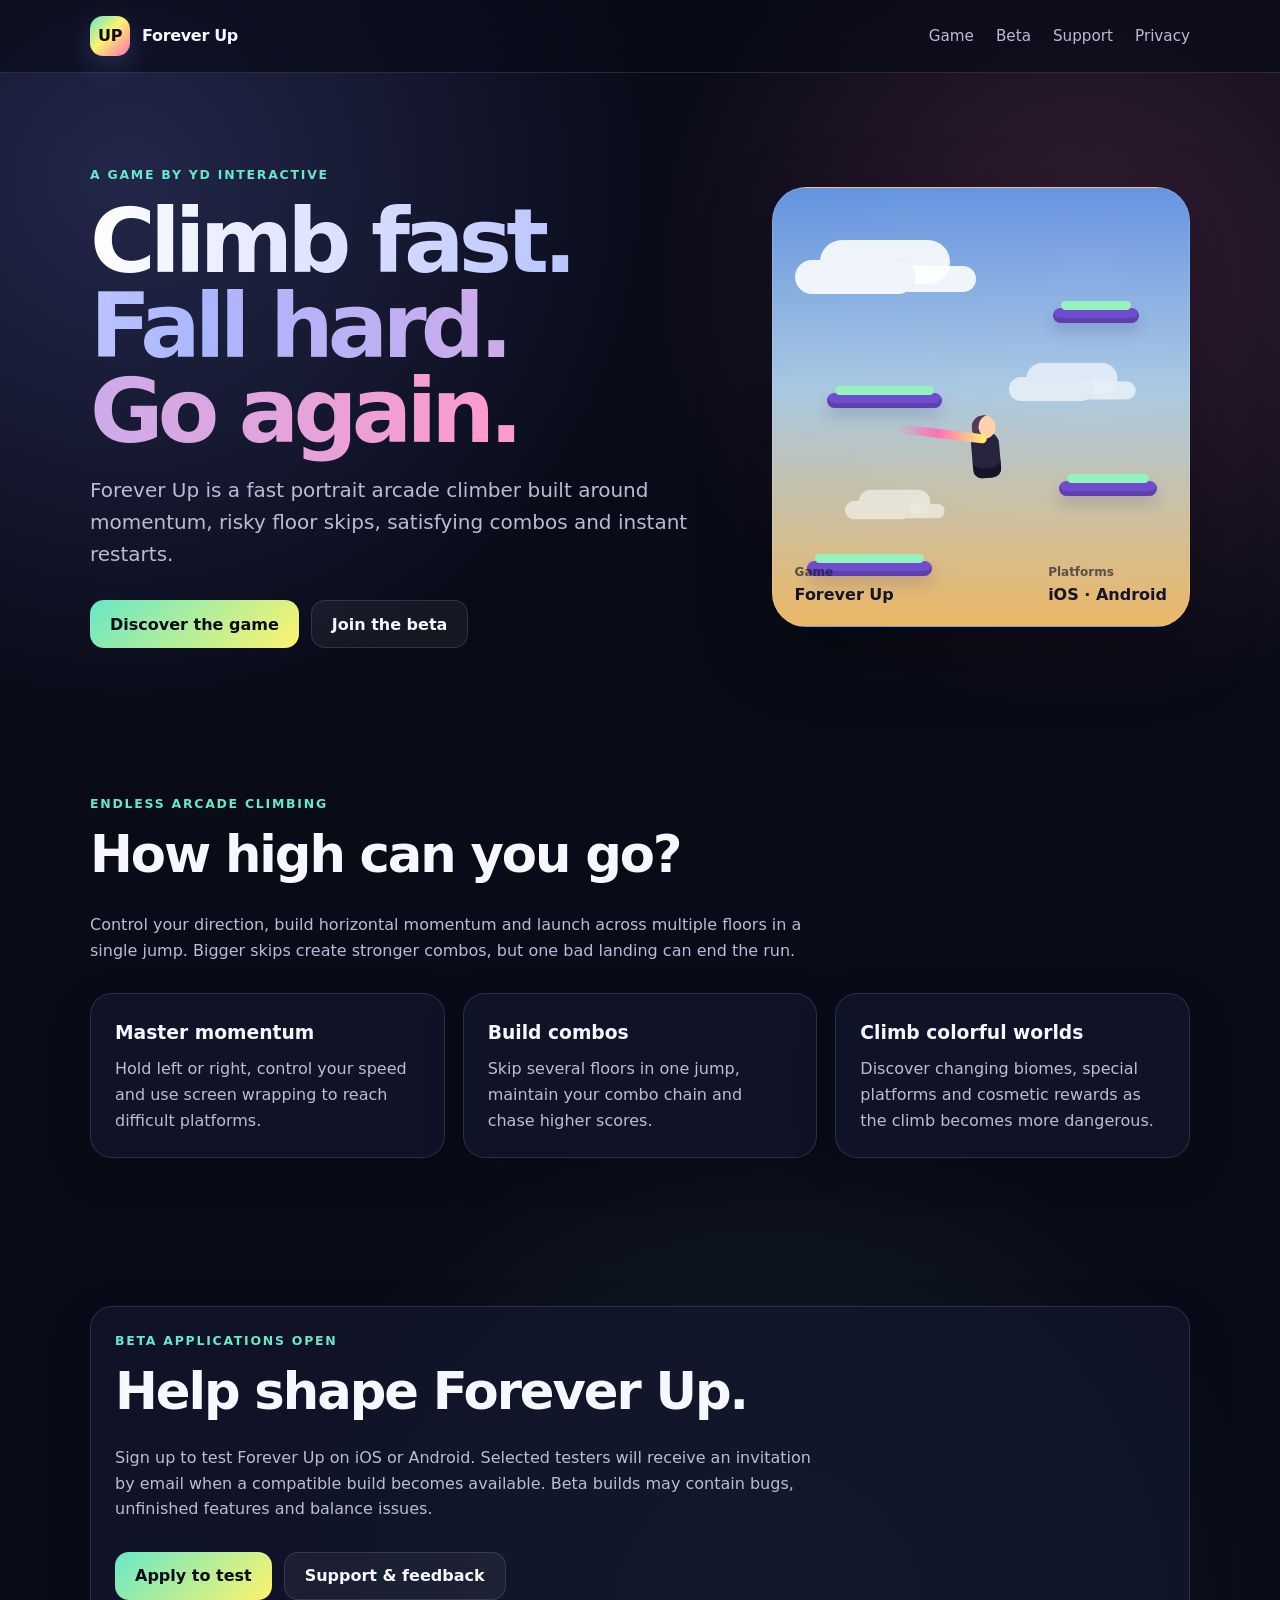
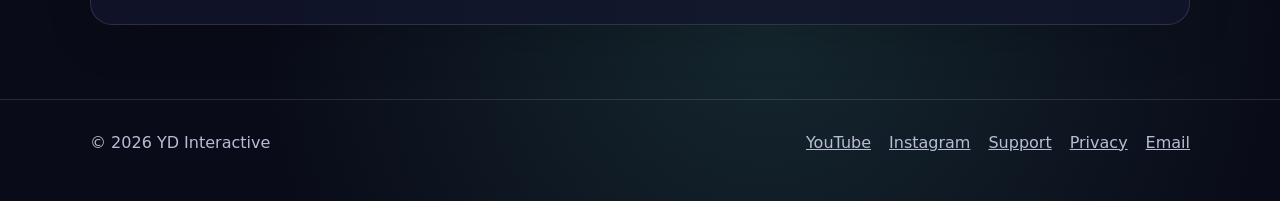
<file: index.html>
<!doctype html>
<html lang="en">
<head>
  <meta charset="utf-8">
  <meta name="viewport" content="width=device-width, initial-scale=1">

  <meta
    name="description"
    content="Forever Up is a fast, colorful endless climbing game for iOS and Android."
  >

  <title>Forever Up — Endless Momentum Climber</title>

  <link rel="stylesheet" href="styles.css">
</head>

<body>

  <header class="site-header">
    <div class="container nav">

      <a class="brand" href="index.html">
        <span class="logo">UP</span>
        <span>Forever Up</span>
      </a>

      <nav class="nav-links" aria-label="Main navigation">
        <a href="#game">Game</a>
        <a href="#beta">Beta</a>
        <a href="support.html">Support</a>
        <a href="privacy.html">Privacy</a>
      </nav>

    </div>
  </header>

  <main>

    <section class="container hero">

      <div>
        <div class="eyebrow">A game by YD Interactive</div>

        <h1>
          <span class="gradient-text">
            Climb fast.<br>
            Fall hard.<br>
            Go again.
          </span>
        </h1>

        <p class="lead">
          Forever Up is a fast portrait arcade climber built around
          momentum, risky floor skips, satisfying combos and instant restarts.
        </p>

        <div class="actions">
          <a class="button button-primary" href="#game">
            Discover the game
          </a>

          <a
              class="button button-secondary"
              href="https://docs.google.com/forms/d/e/1FAIpQLScSW_eFvRVjzqMF50Y78_wmO_BtfqgAPQpq9lomC-pAn5mTHQ/viewform?usp=publish-editor"
              target="_blank"
              rel="noopener noreferrer"
            >
              Join the beta
          </a>
        </div>
      </div>

      <div
        class="game-card"
        aria-label="Stylized illustration of a girl climbing colorful platforms"
      >

        <div class="pixel-sky">
          <span class="cloud one"></span>
          <span class="cloud two"></span>
          <span class="cloud three"></span>

          <span class="platform p1"></span>
          <span class="platform p2"></span>
          <span class="platform p3"></span>
          <span class="platform p4"></span>

          <span class="climber"></span>
        </div>

        <div class="card-label">
          <span>
            <small>Game</small>
            Forever Up
          </span>

          <span>
            <small>Platforms</small>
            iOS · Android
          </span>
        </div>

      </div>
    </section>

    <section class="section" id="game">
      <div class="container">

        <div class="eyebrow">Endless arcade climbing</div>

        <h2 class="section-title">
          How high can you go?
        </h2>

        <p class="section-copy">
          Control your direction, build horizontal momentum and launch across
          multiple floors in a single jump. Bigger skips create stronger combos,
          but one bad landing can end the run.
        </p>

        <div class="grid">

          <article class="panel">
            <h3>Master momentum</h3>
            <p>
              Hold left or right, control your speed and use screen wrapping
              to reach difficult platforms.
            </p>
          </article>

          <article class="panel">
            <h3>Build combos</h3>
            <p>
              Skip several floors in one jump, maintain your combo chain and
              chase higher scores.
            </p>
          </article>

          <article class="panel">
            <h3>Climb colorful worlds</h3>
            <p>
              Discover changing biomes, special platforms and cosmetic rewards
              as the climb becomes more dangerous.
            </p>
          </article>

        </div>
      </div>
    </section>

    <section class="section" id="beta">
  <div class="container panel">

    <div class="eyebrow">Beta applications open</div>

    <h2 class="section-title">
      Help shape Forever Up.
    </h2>

    <p class="section-copy">
      Sign up to test Forever Up on iOS or Android. Selected testers
      will receive an invitation by email when a compatible build
      becomes available. Beta builds may contain bugs, unfinished
      features and balance issues.
    </p>

    <div class="actions">

      <a
        class="button button-primary"
        href="https://docs.google.com/forms/d/e/1FAIpQLScSW_eFvRVjzqMF50Y78_wmO_BtfqgAPQpq9lomC-pAn5mTHQ/viewform?usp=publish-editor"
        target="_blank"
        rel="noopener noreferrer"
      >
        Apply to test
      </a>

      <a
        class="button button-secondary"
        href="support.html"
      >
        Support & feedback
      </a>

    </div>

  </div>
</section>

  </main>

  <footer class="site-footer">
    <div class="container footer-row">

      <span>
        © 2026 YD Interactive
      </span>

          <div class="footer-links">
    
      <a
        href="https://www.youtube.com/@ForeverUpGame"
        target="_blank"
        rel="noopener noreferrer"
      >
        YouTube
      </a>
    
      <a
        href="https://www.instagram.com/foreverup.game/"
        target="_blank"
        rel="noopener noreferrer"
      >
        Instagram
      </a>
    
      <a href="support.html">
        Support
      </a>
    
      <a href="privacy.html">
        Privacy
      </a>
    
      <a href="mailto:ydinteractive.games@gmail.com">
        Email
      </a>
    
    </div>

    </div>
  </footer>

</body>
</html>
</file>
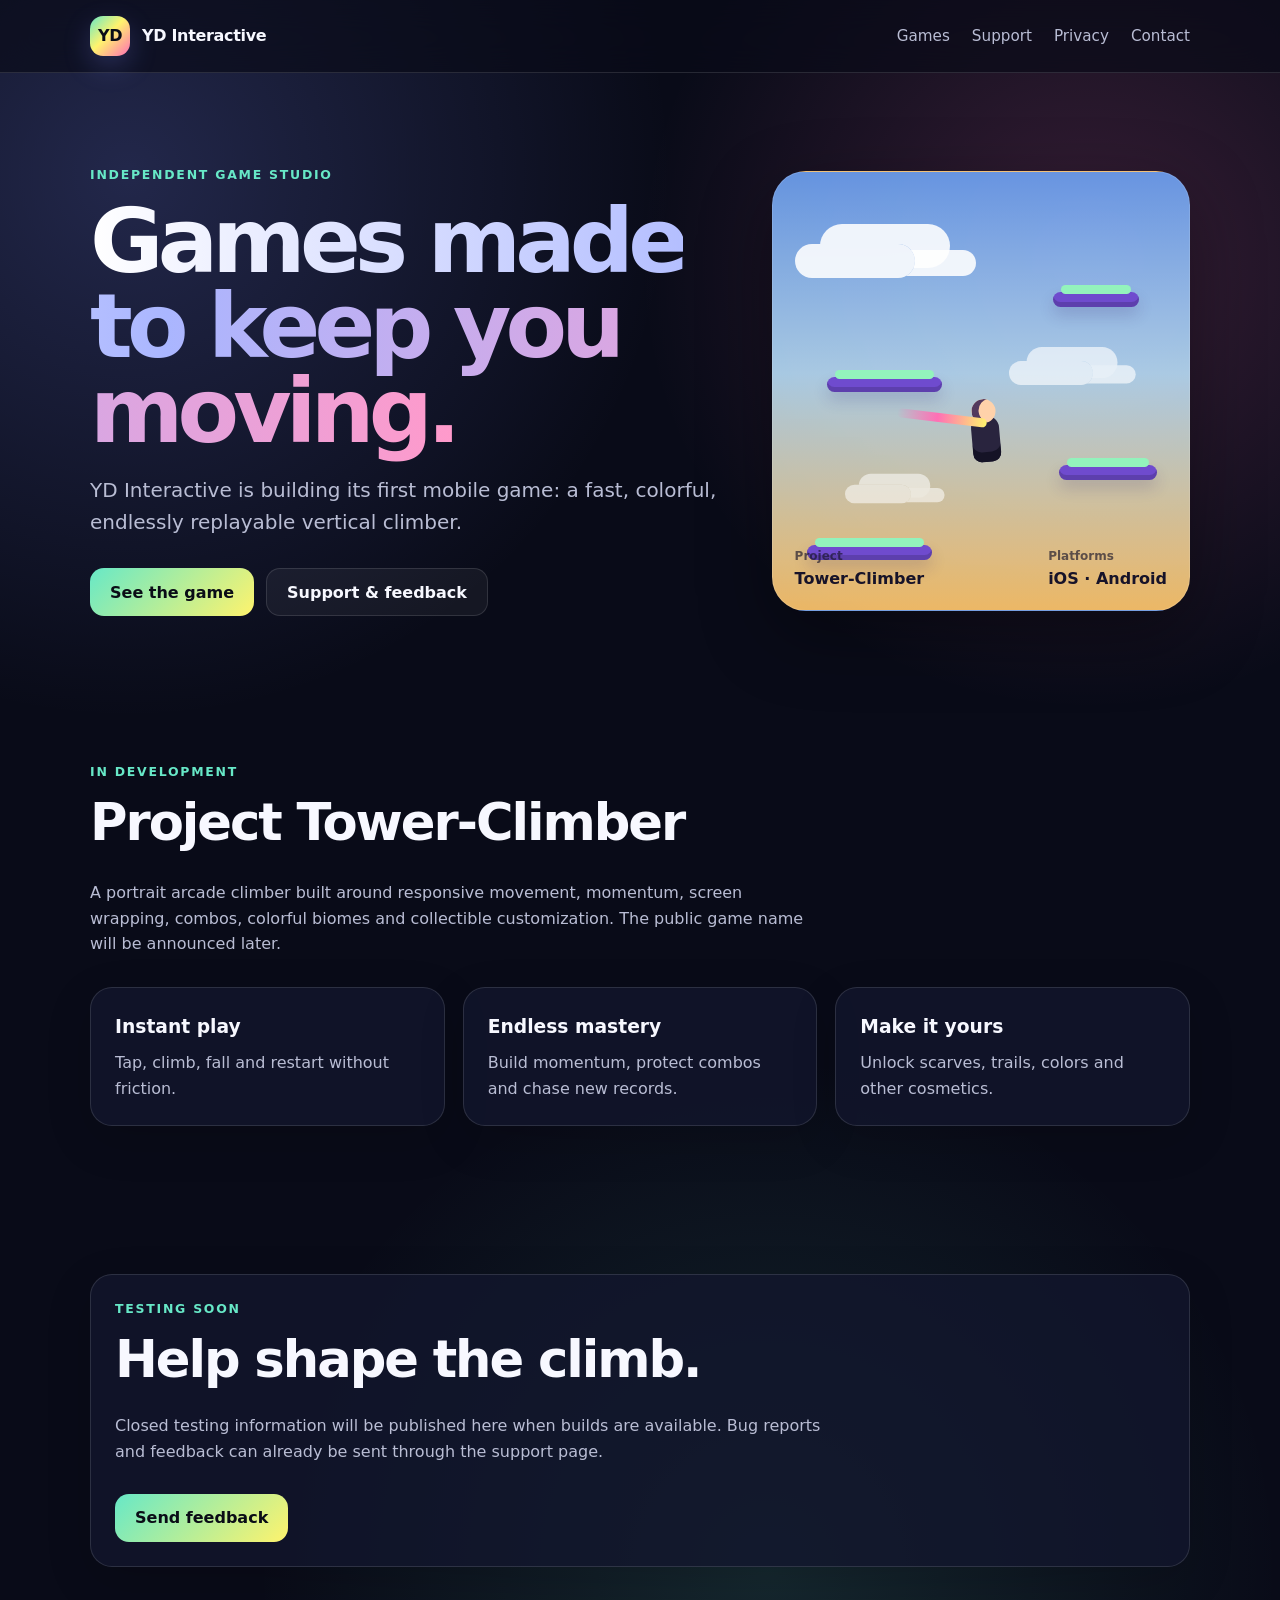
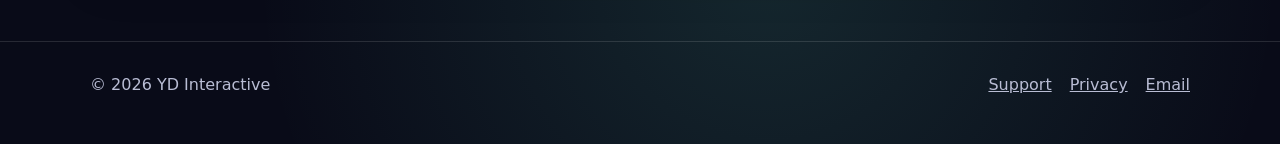
<file: ydinteractive-website (1)/index.html>
<!doctype html>
<html lang="en">
<head>
  <meta charset="utf-8">
  <meta name="viewport" content="width=device-width, initial-scale=1">
  <meta name="description" content="YD Interactive is an independent game studio building colorful, replayable games.">
  <title>YD Interactive</title>
  <link rel="stylesheet" href="styles.css">
</head>
<body>
  <header class="site-header">
    <div class="container nav">
      <a class="brand" href="index.html"><span class="logo">YD</span><span>YD Interactive</span></a>
      <nav class="nav-links" aria-label="Main navigation">
        <a href="#games">Games</a>
        <a href="support.html">Support</a>
        <a href="privacy.html">Privacy</a>
        <a href="mailto:ydinteractive.games@gmail.com">Contact</a>
      </nav>
    </div>
  </header>

  <main>
    <section class="container hero">
      <div>
        <div class="eyebrow">Independent game studio</div>
        <h1><span class="gradient-text">Games made to keep you moving.</span></h1>
        <p class="lead">
          YD Interactive is building its first mobile game: a fast, colorful,
          endlessly replayable vertical climber.
        </p>
        <div class="actions">
          <a class="button button-primary" href="#games">See the game</a>
          <a class="button button-secondary" href="support.html">Support & feedback</a>
        </div>
      </div>

      <div class="game-card" aria-label="Stylized illustration of a character climbing colorful platforms">
        <div class="pixel-sky">
          <span class="cloud one"></span>
          <span class="cloud two"></span>
          <span class="cloud three"></span>
          <span class="platform p1"></span>
          <span class="platform p2"></span>
          <span class="platform p3"></span>
          <span class="platform p4"></span>
          <span class="climber"></span>
        </div>
        <div class="card-label">
          <span><small>Project</small>Tower-Climber</span>
          <span><small>Platforms</small>iOS · Android</span>
        </div>
      </div>
    </section>

    <section class="section" id="games">
      <div class="container">
        <div class="eyebrow">In development</div>
        <h2 class="section-title">Project Tower-Climber</h2>
        <p class="section-copy">
          A portrait arcade climber built around responsive movement, momentum,
          screen wrapping, combos, colorful biomes and collectible customization.
          The public game name will be announced later.
        </p>

        <div class="grid">
          <article class="panel">
            <h3>Instant play</h3>
            <p>Tap, climb, fall and restart without friction.</p>
          </article>
          <article class="panel">
            <h3>Endless mastery</h3>
            <p>Build momentum, protect combos and chase new records.</p>
          </article>
          <article class="panel">
            <h3>Make it yours</h3>
            <p>Unlock scarves, trails, colors and other cosmetics.</p>
          </article>
        </div>
      </div>
    </section>

    <section class="section">
      <div class="container panel">
        <div class="eyebrow">Testing soon</div>
        <h2 class="section-title">Help shape the climb.</h2>
        <p class="section-copy">
          Closed testing information will be published here when builds are available.
          Bug reports and feedback can already be sent through the support page.
        </p>
        <div class="actions">
          <a class="button button-primary" href="support.html">Send feedback</a>
        </div>
      </div>
    </section>
  </main>

  <footer class="site-footer">
    <div class="container footer-row">
      <span>© 2026 YD Interactive</span>
      <div class="footer-links">
        <a href="support.html">Support</a>
        <a href="privacy.html">Privacy</a>
        <a href="mailto:ydinteractive.games@gmail.com">Email</a>
      </div>
    </div>
  </footer>
</body>
</html>
</file>
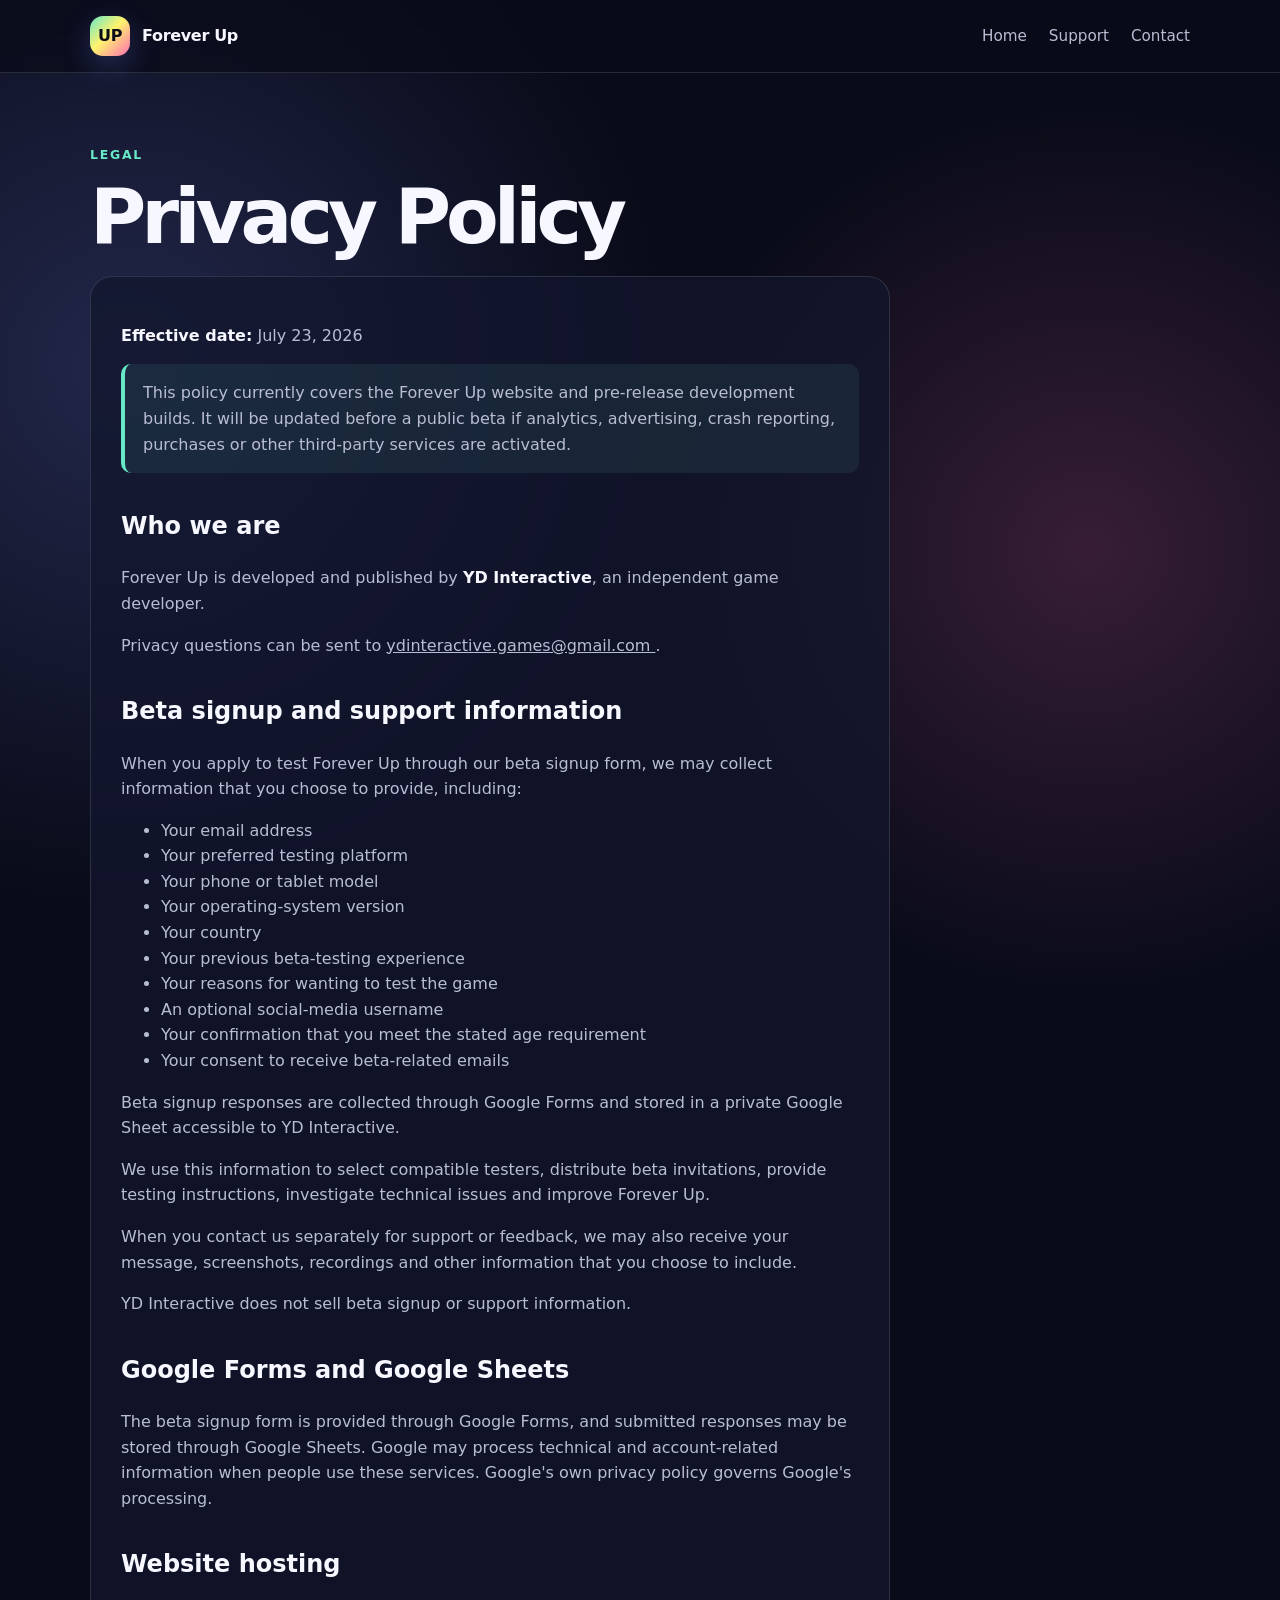
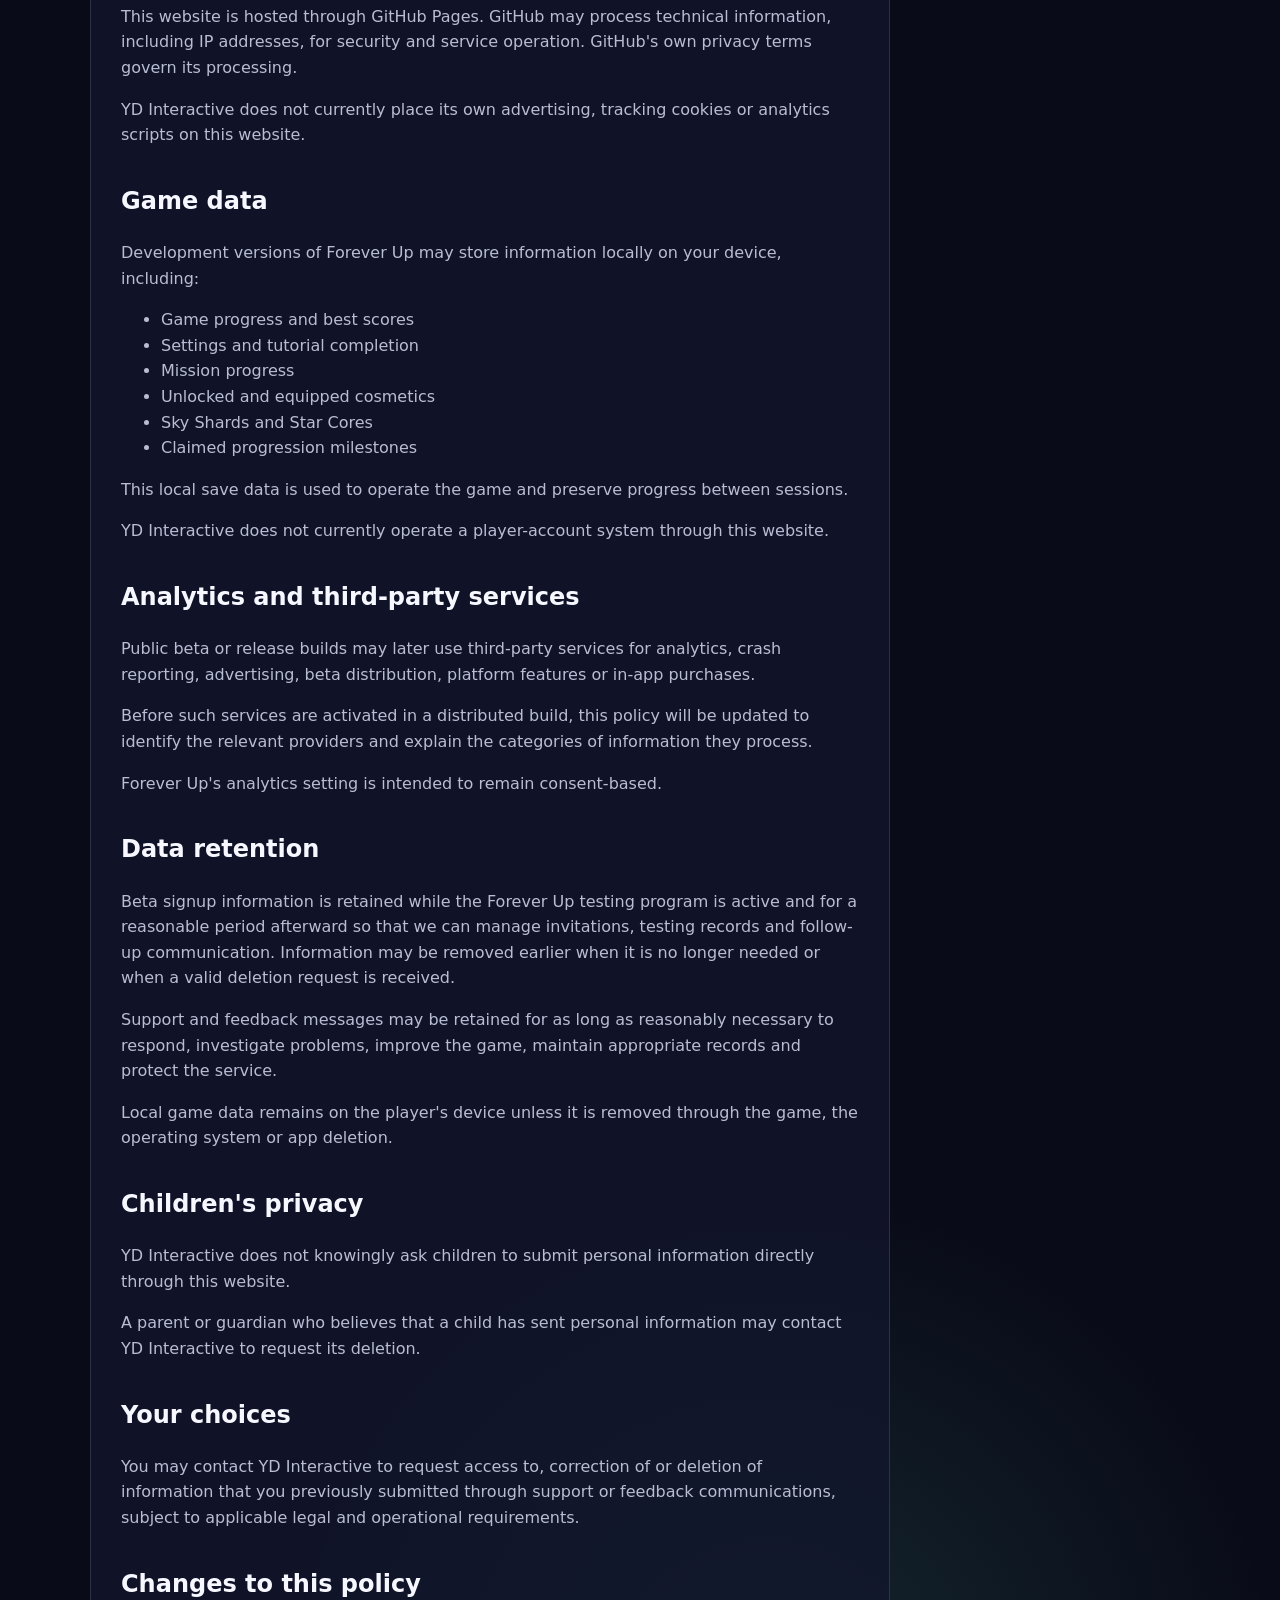
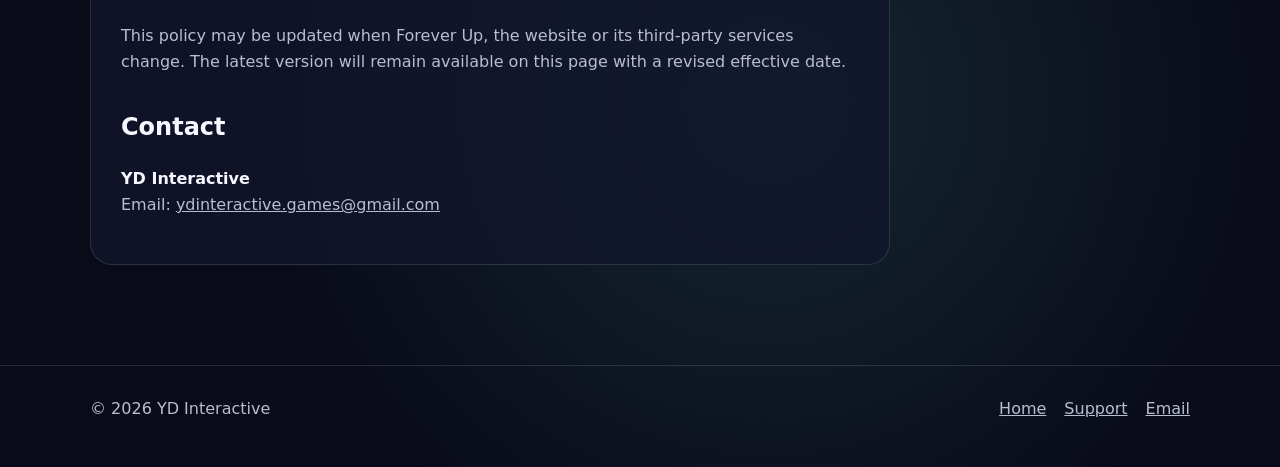
<file: privacy.html>
<!doctype html>
<html lang="en">
<head>
  <meta charset="utf-8">

  <meta
    name="viewport"
    content="width=device-width, initial-scale=1"
  >

  <meta
    name="description"
    content="Privacy Policy for Forever Up, developed by YD Interactive."
  >

  <title>Privacy Policy — Forever Up</title>

  <link rel="stylesheet" href="styles.css">
</head>

<body>

  <header class="site-header">
    <div class="container nav">

      <a class="brand" href="index.html">
        <span class="logo">UP</span>
        <span>Forever Up</span>
      </a>

      <nav class="nav-links" aria-label="Main navigation">
        <a href="index.html">Home</a>
        <a href="support.html">Support</a>

        <a href="mailto:ydinteractive.games@gmail.com">
          Contact
        </a>
      </nav>

    </div>
  </header>

  <main class="page">
    <div class="container">

      <div class="eyebrow">Legal</div>

      <h1>Privacy Policy</h1>

      <div class="content">

        <p>
          <strong>Effective date:</strong>
          July 23, 2026
        </p>

        <div class="notice">
          This policy currently covers the Forever Up website and
          pre-release development builds. It will be updated before
          a public beta if analytics, advertising, crash reporting,
          purchases or other third-party services are activated.
        </div>

        <h2>Who we are</h2>

        <p>
          Forever Up is developed and published by
          <strong>YD Interactive</strong>, an independent game developer.
        </p>

        <p>
          Privacy questions can be sent to
          <a href="mailto:ydinteractive.games@gmail.com">
            ydinteractive.games@gmail.com
          </a>.
        </p>

        <h2>Beta signup and support information</h2>

<p>
  When you apply to test Forever Up through our beta signup form,
  we may collect information that you choose to provide, including:
</p>

<ul>
  <li>Your email address</li>
  <li>Your preferred testing platform</li>
  <li>Your phone or tablet model</li>
  <li>Your operating-system version</li>
  <li>Your country</li>
  <li>Your previous beta-testing experience</li>
  <li>Your reasons for wanting to test the game</li>
  <li>An optional social-media username</li>
  <li>Your confirmation that you meet the stated age requirement</li>
  <li>Your consent to receive beta-related emails</li>
</ul>

<p>
  Beta signup responses are collected through Google Forms and stored
  in a private Google Sheet accessible to YD Interactive.
</p>

<p>
  We use this information to select compatible testers, distribute beta
  invitations, provide testing instructions, investigate technical issues
  and improve Forever Up.
</p>

<p>
  When you contact us separately for support or feedback, we may also
  receive your message, screenshots, recordings and other information
  that you choose to include.
</p>

<p>
  YD Interactive does not sell beta signup or support information.
</p>

<h2>Google Forms and Google Sheets</h2>

<p>
  The beta signup form is provided through Google Forms, and submitted
  responses may be stored through Google Sheets. Google may process
  technical and account-related information when people use these
  services. Google's own privacy policy governs Google's processing.
</p>

        <h2>Website hosting</h2>

        <p>
          This website is hosted through GitHub Pages. GitHub may process
          technical information, including IP addresses, for security and
          service operation. GitHub's own privacy terms govern its processing.
        </p>

        <p>
          YD Interactive does not currently place its own advertising,
          tracking cookies or analytics scripts on this website.
        </p>

        <h2>Game data</h2>

        <p>
          Development versions of Forever Up may store information locally
          on your device, including:
        </p>

        <ul>
          <li>Game progress and best scores</li>
          <li>Settings and tutorial completion</li>
          <li>Mission progress</li>
          <li>Unlocked and equipped cosmetics</li>
          <li>Sky Shards and Star Cores</li>
          <li>Claimed progression milestones</li>
        </ul>

        <p>
          This local save data is used to operate the game and preserve
          progress between sessions.
        </p>

        <p>
          YD Interactive does not currently operate a player-account system
          through this website.
        </p>

        <h2>Analytics and third-party services</h2>

        <p>
          Public beta or release builds may later use third-party services
          for analytics, crash reporting, advertising, beta distribution,
          platform features or in-app purchases.
        </p>

        <p>
          Before such services are activated in a distributed build, this
          policy will be updated to identify the relevant providers and
          explain the categories of information they process.
        </p>

        <p>
          Forever Up's analytics setting is intended to remain consent-based.
        </p>

        <h2>Data retention</h2>

        <p>
  Beta signup information is retained while the Forever Up testing
  program is active and for a reasonable period afterward so that we
  can manage invitations, testing records and follow-up communication.
  Information may be removed earlier when it is no longer needed or
  when a valid deletion request is received.
</p>

<p>
  Support and feedback messages may be retained for as long as
  reasonably necessary to respond, investigate problems, improve
  the game, maintain appropriate records and protect the service.
</p>

        <p>
          Local game data remains on the player's device unless it is
          removed through the game, the operating system or app deletion.
        </p>

        <h2>Children's privacy</h2>

        <p>
          YD Interactive does not knowingly ask children to submit personal
          information directly through this website.
        </p>

        <p>
          A parent or guardian who believes that a child has sent personal
          information may contact YD Interactive to request its deletion.
        </p>

        <h2>Your choices</h2>

        <p>
          You may contact YD Interactive to request access to, correction
          of or deletion of information that you previously submitted
          through support or feedback communications, subject to applicable
          legal and operational requirements.
        </p>

        <h2>Changes to this policy</h2>

        <p>
          This policy may be updated when Forever Up, the website or its
          third-party services change. The latest version will remain
          available on this page with a revised effective date.
        </p>

        <h2>Contact</h2>

        <p>
          <strong>YD Interactive</strong><br>

          Email:
          <a href="mailto:ydinteractive.games@gmail.com">
            ydinteractive.games@gmail.com
          </a>
        </p>

      </div>
    </div>
  </main>

  <footer class="site-footer">
    <div class="container footer-row">

      <span>© 2026 YD Interactive</span>

      <div class="footer-links">
        <a href="index.html">Home</a>
        <a href="support.html">Support</a>

        <a href="mailto:ydinteractive.games@gmail.com">
          Email
        </a>
      </div>

    </div>
  </footer>

</body>
</html>
</file>
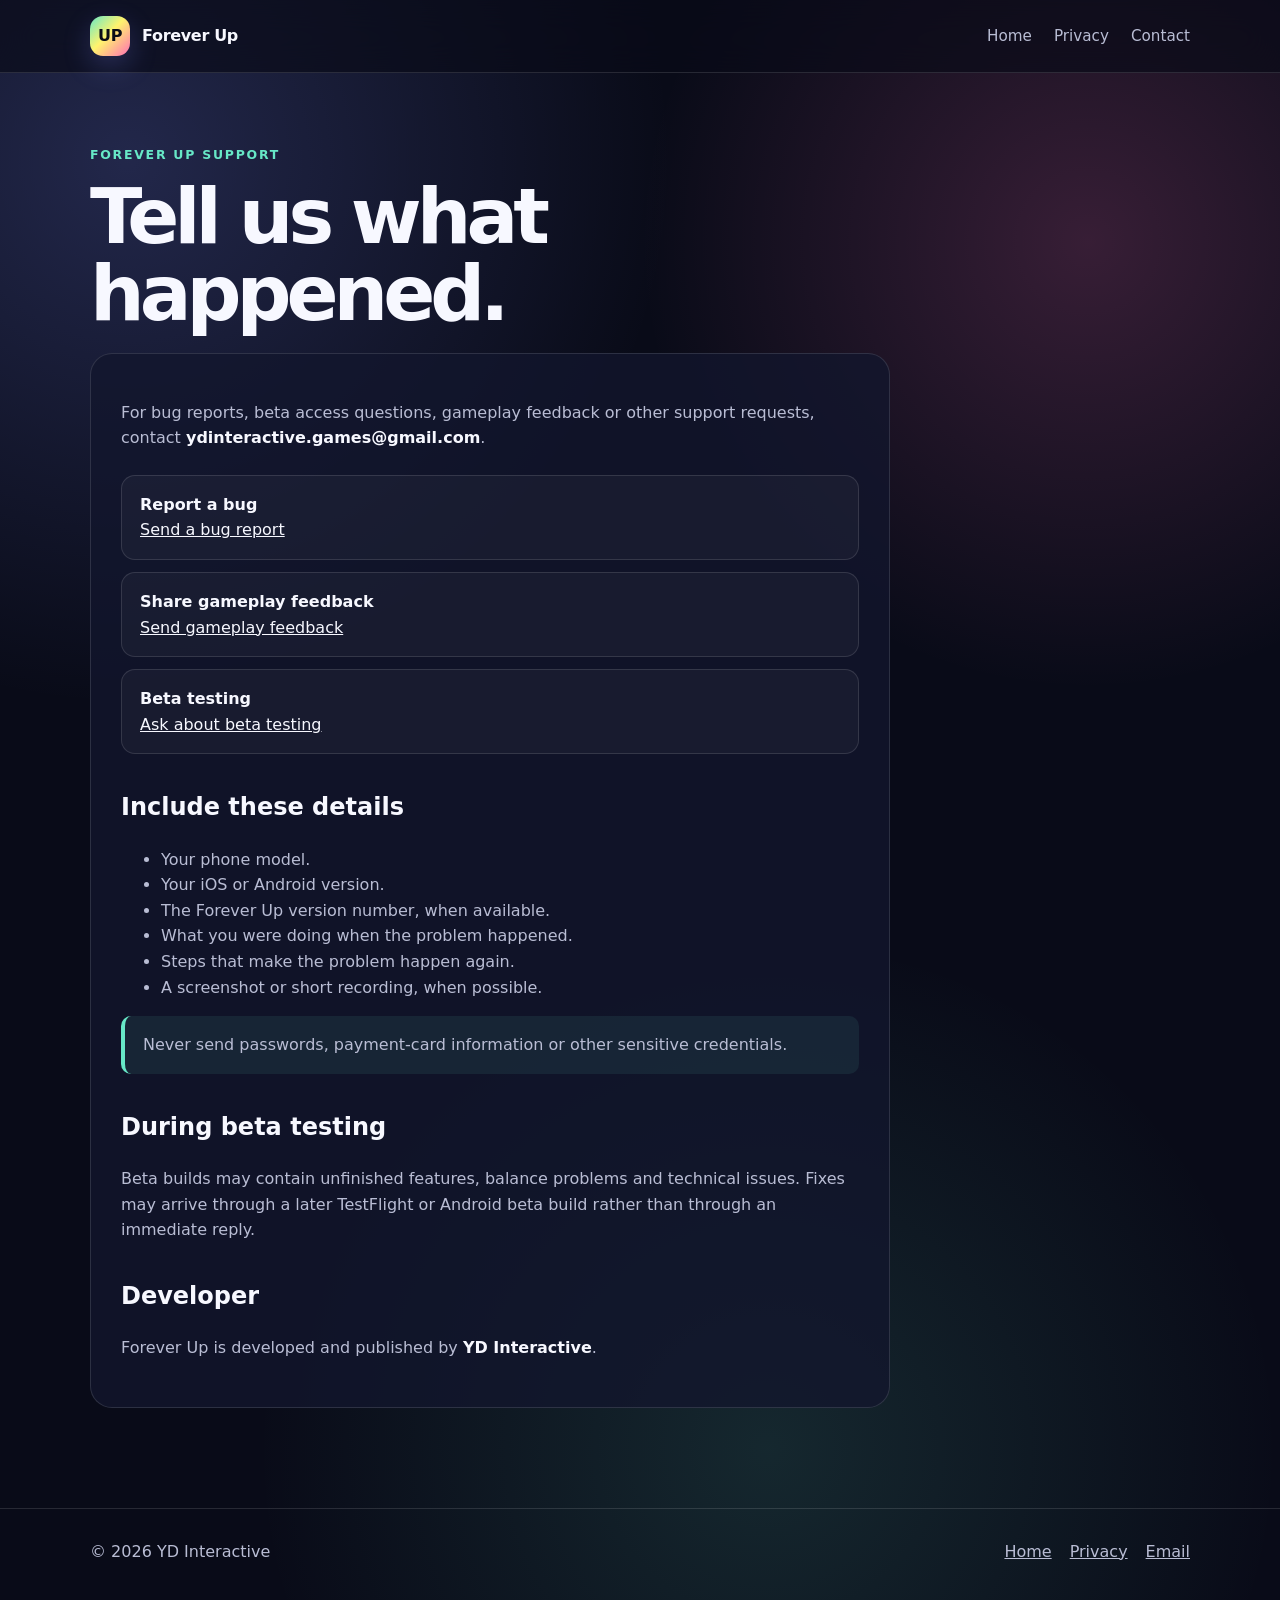
<file: support.html>
<!doctype html>
<html lang="en">
<head>
  <meta charset="utf-8">

  <meta
    name="viewport"
    content="width=device-width, initial-scale=1"
  >

  <meta
    name="description"
    content="Support, bug reports and feedback for Forever Up."
  >

  <title>Support — Forever Up</title>

  <link rel="stylesheet" href="styles.css">
</head>

<body>

  <header class="site-header">
    <div class="container nav">

      <a class="brand" href="index.html">
        <span class="logo">UP</span>
        <span>Forever Up</span>
      </a>

      <nav class="nav-links" aria-label="Main navigation">
        <a href="index.html">Home</a>
        <a href="privacy.html">Privacy</a>

        <a href="mailto:ydinteractive.games@gmail.com">
          Contact
        </a>
      </nav>

    </div>
  </header>

  <main class="page">
    <div class="container">

      <div class="eyebrow">Forever Up support</div>

      <h1>Tell us what happened.</h1>

      <div class="content">

        <p>
          For bug reports, beta access questions, gameplay feedback
          or other support requests, contact
          <strong>ydinteractive.games@gmail.com</strong>.
        </p>

        <div class="contact-card">

          <div class="contact-row">
            <strong>Report a bug</strong><br>

            <a
              href="mailto:ydinteractive.games@gmail.com?subject=%5BForever%20Up%20Bug%5D%20Short%20description"
            >
              Send a bug report
            </a>
          </div>

          <div class="contact-row">
            <strong>Share gameplay feedback</strong><br>

            <a
              href="mailto:ydinteractive.games@gmail.com?subject=%5BForever%20Up%20Feedback%5D"
            >
              Send gameplay feedback
            </a>
          </div>

          <div class="contact-row">
            <strong>Beta testing</strong><br>

            <a
              href="mailto:ydinteractive.games@gmail.com?subject=%5BForever%20Up%20Beta%5D"
            >
              Ask about beta testing
            </a>
          </div>

        </div>

        <h2>Include these details</h2>

        <ul>
          <li>Your phone model.</li>
          <li>Your iOS or Android version.</li>
          <li>The Forever Up version number, when available.</li>
          <li>What you were doing when the problem happened.</li>
          <li>Steps that make the problem happen again.</li>
          <li>A screenshot or short recording, when possible.</li>
        </ul>

        <div class="notice">
          Never send passwords, payment-card information or other
          sensitive credentials.
        </div>

        <h2>During beta testing</h2>

        <p>
          Beta builds may contain unfinished features, balance problems
          and technical issues. Fixes may arrive through a later TestFlight
          or Android beta build rather than through an immediate reply.
        </p>

        <h2>Developer</h2>

        <p>
          Forever Up is developed and published by
          <strong>YD Interactive</strong>.
        </p>

      </div>
    </div>
  </main>

  <footer class="site-footer">
    <div class="container footer-row">

      <span>© 2026 YD Interactive</span>

      <div class="footer-links">
        <a href="index.html">Home</a>
        <a href="privacy.html">Privacy</a>

        <a href="mailto:ydinteractive.games@gmail.com">
          Email
        </a>
      </div>

    </div>
  </footer>

</body>
</html>
</file>
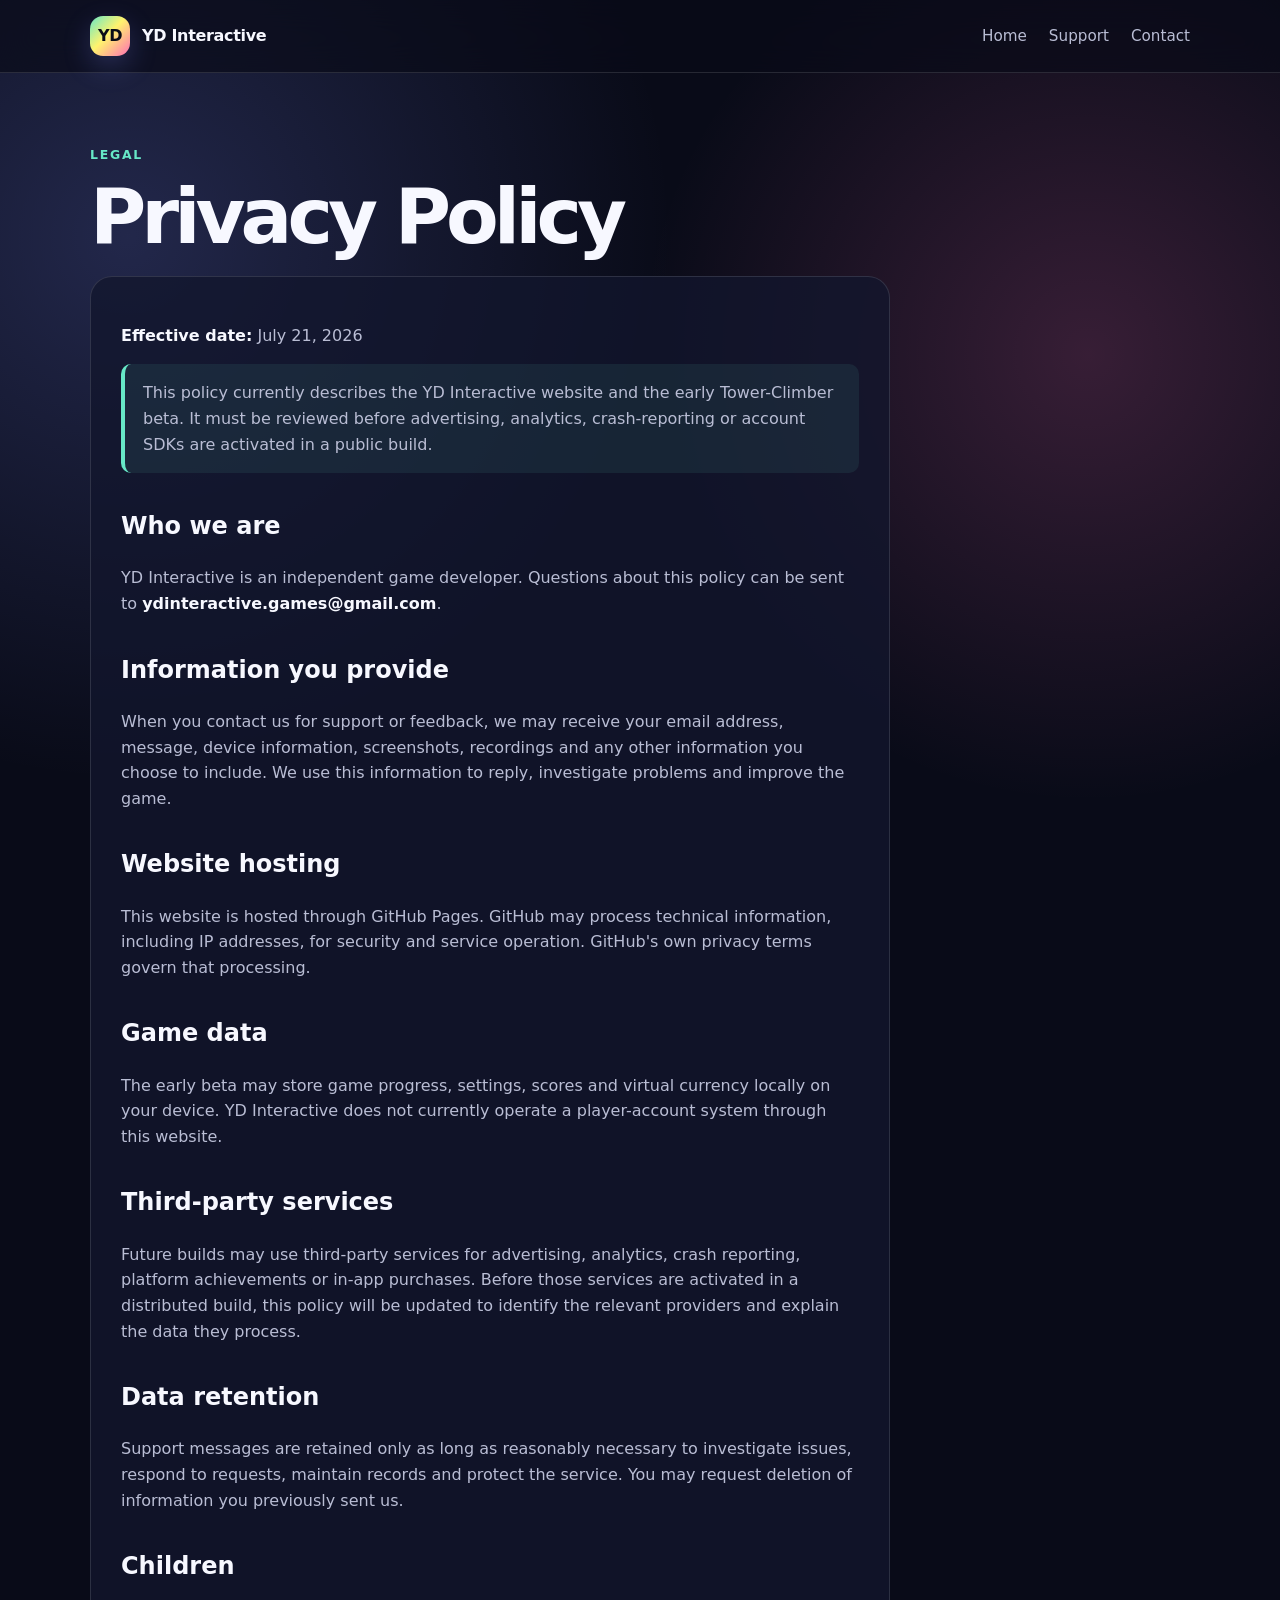
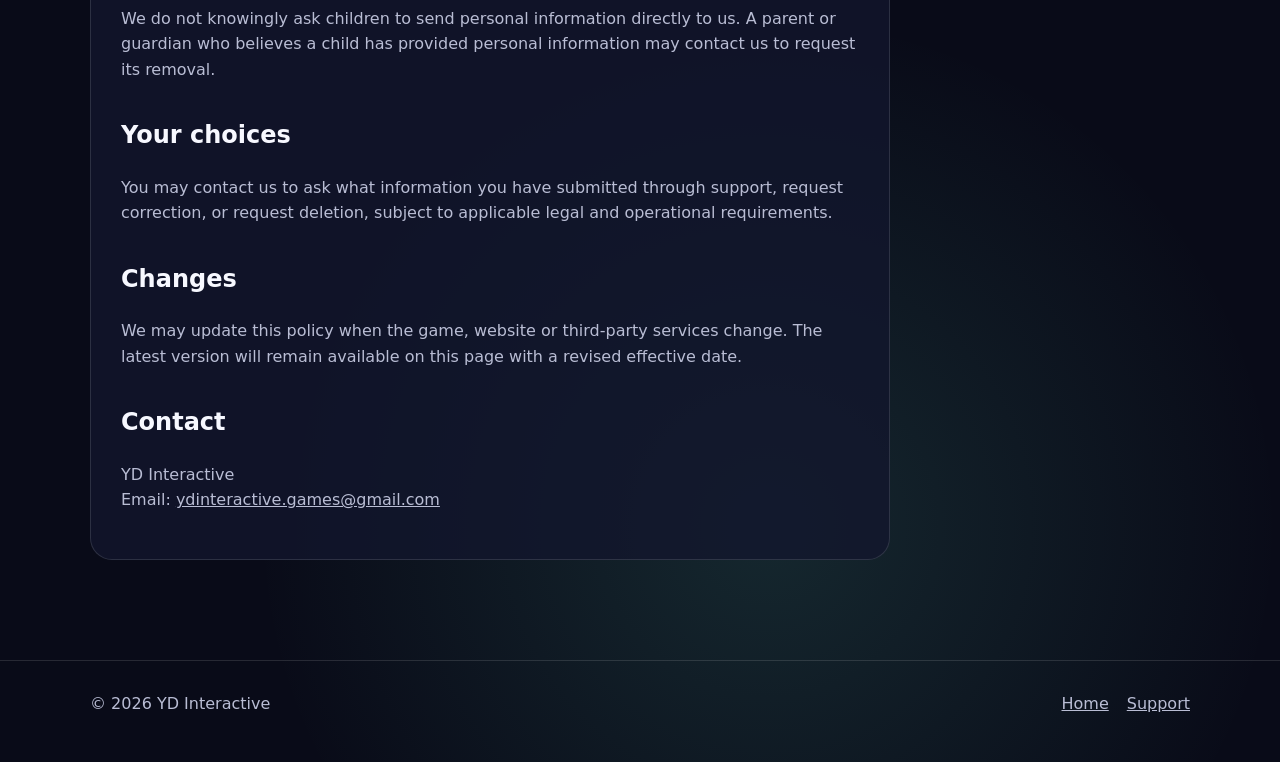
<file: ydinteractive-website (1)/privacy.html>
<!doctype html>
<html lang="en">
<head>
  <meta charset="utf-8">
  <meta name="viewport" content="width=device-width, initial-scale=1">
  <meta name="description" content="Privacy Policy for YD Interactive and Project Tower-Climber.">
  <title>Privacy Policy — YD Interactive</title>
  <link rel="stylesheet" href="styles.css">
</head>
<body>
  <header class="site-header">
    <div class="container nav">
      <a class="brand" href="index.html"><span class="logo">YD</span><span>YD Interactive</span></a>
      <nav class="nav-links">
        <a href="index.html">Home</a>
        <a href="support.html">Support</a>
        <a href="mailto:ydinteractive.games@gmail.com">Contact</a>
      </nav>
    </div>
  </header>

  <main class="page">
    <div class="container">
      <div class="eyebrow">Legal</div>
      <h1>Privacy Policy</h1>
      <div class="content">
        <p><strong>Effective date:</strong> July 21, 2026</p>

        <div class="notice">
          This policy currently describes the YD Interactive website and the early
          Tower-Climber beta. It must be reviewed before advertising, analytics,
          crash-reporting or account SDKs are activated in a public build.
        </div>

        <h2>Who we are</h2>
        <p>
          YD Interactive is an independent game developer. Questions about this
          policy can be sent to <strong>ydinteractive.games@gmail.com</strong>.
        </p>

        <h2>Information you provide</h2>
        <p>
          When you contact us for support or feedback, we may receive your email
          address, message, device information, screenshots, recordings and any
          other information you choose to include. We use this information to reply,
          investigate problems and improve the game.
        </p>

        <h2>Website hosting</h2>
        <p>
          This website is hosted through GitHub Pages. GitHub may process technical
          information, including IP addresses, for security and service operation.
          GitHub's own privacy terms govern that processing.
        </p>

        <h2>Game data</h2>
        <p>
          The early beta may store game progress, settings, scores and virtual
          currency locally on your device. YD Interactive does not currently operate
          a player-account system through this website.
        </p>

        <h2>Third-party services</h2>
        <p>
          Future builds may use third-party services for advertising, analytics,
          crash reporting, platform achievements or in-app purchases. Before those
          services are activated in a distributed build, this policy will be updated
          to identify the relevant providers and explain the data they process.
        </p>

        <h2>Data retention</h2>
        <p>
          Support messages are retained only as long as reasonably necessary to
          investigate issues, respond to requests, maintain records and protect the
          service. You may request deletion of information you previously sent us.
        </p>

        <h2>Children</h2>
        <p>
          We do not knowingly ask children to send personal information directly to
          us. A parent or guardian who believes a child has provided personal
          information may contact us to request its removal.
        </p>

        <h2>Your choices</h2>
        <p>
          You may contact us to ask what information you have submitted through
          support, request correction, or request deletion, subject to applicable
          legal and operational requirements.
        </p>

        <h2>Changes</h2>
        <p>
          We may update this policy when the game, website or third-party services
          change. The latest version will remain available on this page with a
          revised effective date.
        </p>

        <h2>Contact</h2>
        <p>
          YD Interactive<br>
          Email: <a href="mailto:ydinteractive.games@gmail.com">ydinteractive.games@gmail.com</a>
        </p>
      </div>
    </div>
  </main>

  <footer class="site-footer">
    <div class="container footer-row">
      <span>© 2026 YD Interactive</span>
      <div class="footer-links">
        <a href="index.html">Home</a>
        <a href="support.html">Support</a>
      </div>
    </div>
  </footer>
</body>
</html>
</file>
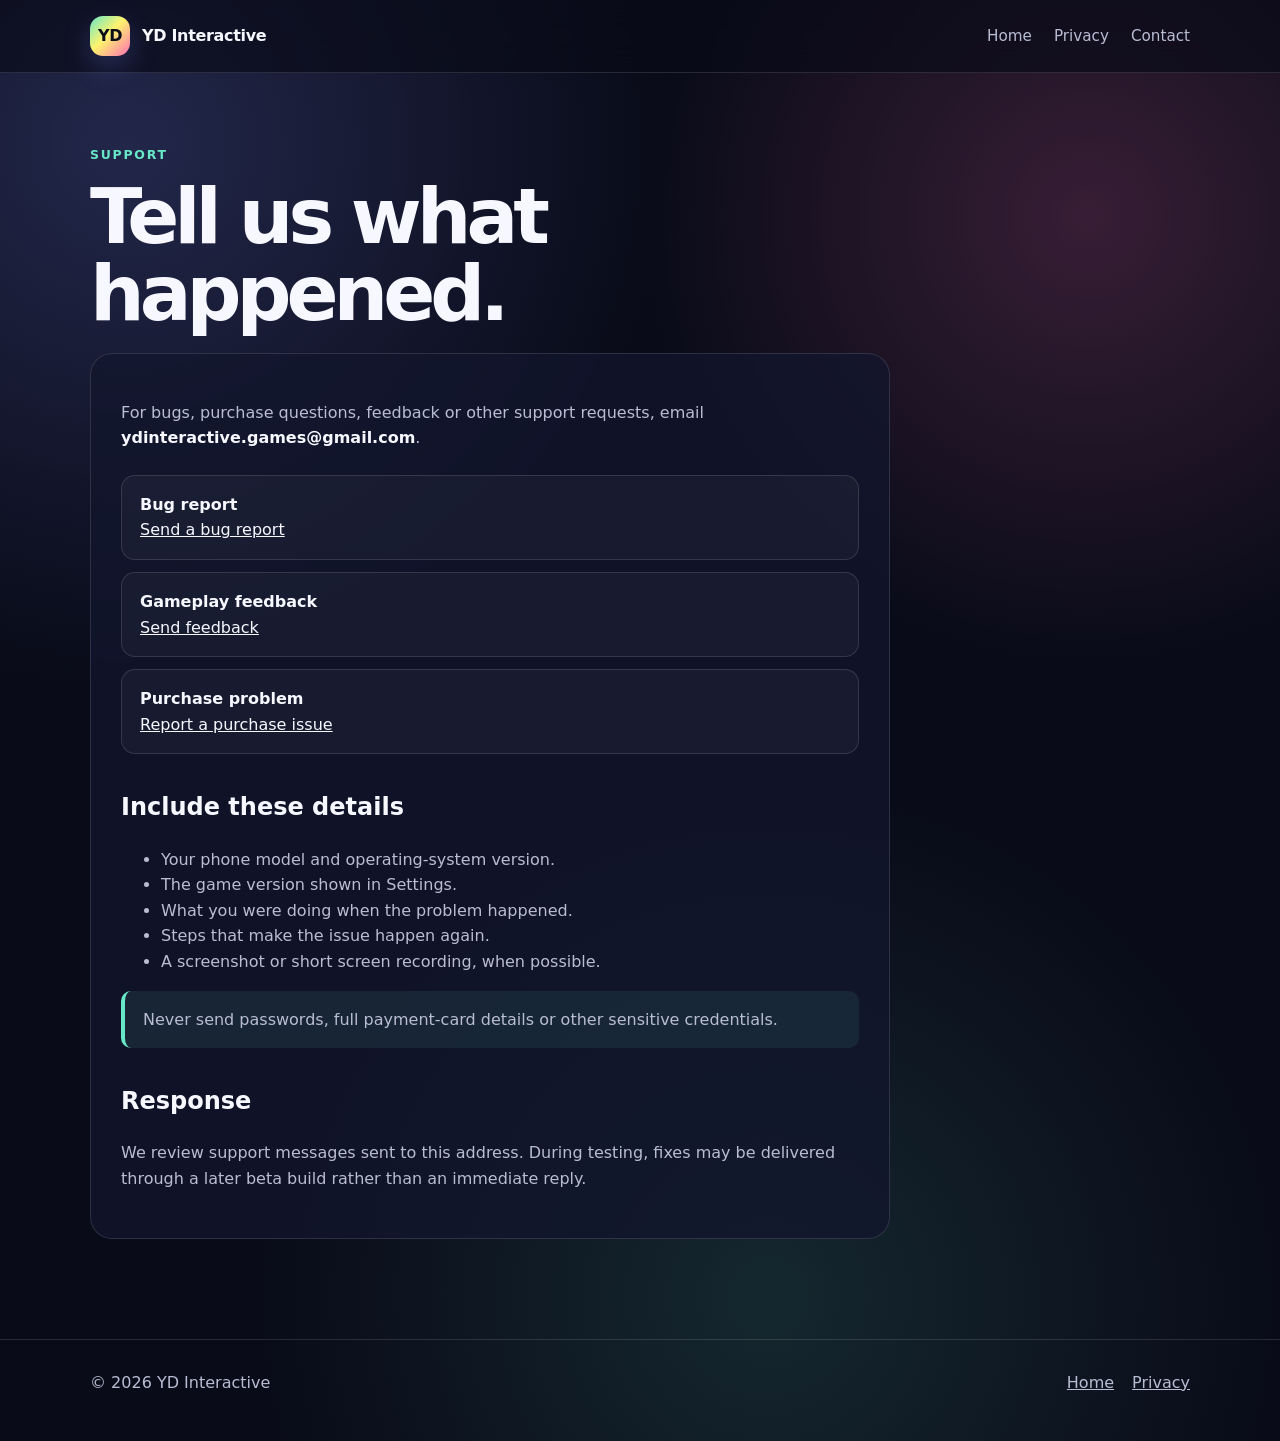
<file: ydinteractive-website (1)/support.html>
<!doctype html>
<html lang="en">
<head>
  <meta charset="utf-8">
  <meta name="viewport" content="width=device-width, initial-scale=1">
  <meta name="description" content="Support and feedback for YD Interactive games.">
  <title>Support — YD Interactive</title>
  <link rel="stylesheet" href="styles.css">
</head>
<body>
  <header class="site-header">
    <div class="container nav">
      <a class="brand" href="index.html"><span class="logo">YD</span><span>YD Interactive</span></a>
      <nav class="nav-links">
        <a href="index.html">Home</a>
        <a href="privacy.html">Privacy</a>
        <a href="mailto:ydinteractive.games@gmail.com">Contact</a>
      </nav>
    </div>
  </header>

  <main class="page">
    <div class="container">
      <div class="eyebrow">Support</div>
      <h1>Tell us what happened.</h1>
      <div class="content">
        <p>
          For bugs, purchase questions, feedback or other support requests,
          email <strong>ydinteractive.games@gmail.com</strong>.
        </p>

        <div class="contact-card">
          <div class="contact-row">
            <strong>Bug report</strong><br>
            <a href="mailto:ydinteractive.games@gmail.com?subject=%5BTower-Climber%20Bug%5D%20Short%20description">Send a bug report</a>
          </div>
          <div class="contact-row">
            <strong>Gameplay feedback</strong><br>
            <a href="mailto:ydinteractive.games@gmail.com?subject=%5BTower-Climber%20Feedback%5D">Send feedback</a>
          </div>
          <div class="contact-row">
            <strong>Purchase problem</strong><br>
            <a href="mailto:ydinteractive.games@gmail.com?subject=%5BTower-Climber%20Purchase%5D">Report a purchase issue</a>
          </div>
        </div>

        <h2>Include these details</h2>
        <ul>
          <li>Your phone model and operating-system version.</li>
          <li>The game version shown in Settings.</li>
          <li>What you were doing when the problem happened.</li>
          <li>Steps that make the issue happen again.</li>
          <li>A screenshot or short screen recording, when possible.</li>
        </ul>

        <div class="notice">
          Never send passwords, full payment-card details or other sensitive credentials.
        </div>

        <h2>Response</h2>
        <p>
          We review support messages sent to this address. During testing,
          fixes may be delivered through a later beta build rather than an immediate reply.
        </p>
      </div>
    </div>
  </main>

  <footer class="site-footer">
    <div class="container footer-row">
      <span>© 2026 YD Interactive</span>
      <div class="footer-links">
        <a href="index.html">Home</a>
        <a href="privacy.html">Privacy</a>
      </div>
    </div>
  </footer>
</body>
</html>
</file>
<file: styles.css>
:root {
  --bg: #090b18;
  --panel: rgba(18, 22, 46, 0.78);
  --panel-strong: #151a36;
  --text: #f7f8ff;
  --muted: #b9bdd4;
  --accent: #7c8cff;
  --accent-2: #ff6fb5;
  --accent-3: #67e8c7;
  --border: rgba(255,255,255,.12);
  --shadow: 0 24px 70px rgba(0,0,0,.36);
  --radius: 22px;
}

* { box-sizing: border-box; }

html { scroll-behavior: smooth; }

body {
  margin: 0;
  min-height: 100vh;
  font-family: Inter, ui-sans-serif, system-ui, -apple-system, BlinkMacSystemFont, "Segoe UI", sans-serif;
  color: var(--text);
  background:
    radial-gradient(circle at 10% 10%, rgba(124,140,255,.22), transparent 34rem),
    radial-gradient(circle at 85% 15%, rgba(255,111,181,.19), transparent 28rem),
    radial-gradient(circle at 60% 90%, rgba(103,232,199,.13), transparent 32rem),
    var(--bg);
  line-height: 1.6;
}

a { color: inherit; }

.container {
  width: min(1100px, calc(100% - 32px));
  margin: 0 auto;
}

.site-header {
  position: sticky;
  top: 0;
  z-index: 20;
  backdrop-filter: blur(16px);
  background: rgba(9,11,24,.68);
  border-bottom: 1px solid var(--border);
}

.nav {
  min-height: 72px;
  display: flex;
  align-items: center;
  justify-content: space-between;
  gap: 24px;
}

.brand {
  display: flex;
  align-items: center;
  gap: 12px;
  text-decoration: none;
  font-weight: 800;
  letter-spacing: -.02em;
}

.logo {
  width: 40px;
  height: 40px;
  display: grid;
  place-items: center;
  border-radius: 13px;
  font-weight: 900;
  color: #0b0d18;
  background: linear-gradient(135deg, var(--accent-3), #fff36d 46%, var(--accent-2));
  box-shadow: 0 10px 28px rgba(124,140,255,.24);
}

.nav-links {
  display: flex;
  align-items: center;
  gap: 22px;
}

.nav-links a {
  text-decoration: none;
  color: var(--muted);
  font-size: .95rem;
}

.nav-links a:hover { color: var(--text); }

.hero {
  padding: 92px 0 72px;
  display: grid;
  grid-template-columns: 1.2fr .8fr;
  gap: 54px;
  align-items: center;
}

.eyebrow {
  color: var(--accent-3);
  font-weight: 800;
  text-transform: uppercase;
  letter-spacing: .14em;
  font-size: .78rem;
}

h1 {
  margin: 14px 0 20px;
  max-width: 800px;
  font-size: clamp(3rem, 7vw, 6.4rem);
  line-height: .95;
  letter-spacing: -.065em;
}

.gradient-text {
  background: linear-gradient(90deg, #fff, #aab6ff 45%, #ff9acb);
  -webkit-background-clip: text;
  background-clip: text;
  color: transparent;
}

.lead {
  max-width: 650px;
  color: var(--muted);
  font-size: clamp(1.05rem, 2vw, 1.25rem);
}

.actions {
  display: flex;
  flex-wrap: wrap;
  gap: 12px;
  margin-top: 30px;
}

.button {
  display: inline-flex;
  align-items: center;
  justify-content: center;
  min-height: 48px;
  padding: 0 20px;
  border-radius: 14px;
  text-decoration: none;
  font-weight: 800;
  border: 1px solid var(--border);
}

.button-primary {
  color: #0a0c16;
  background: linear-gradient(135deg, var(--accent-3), #fff36d);
  border: 0;
}

.button-secondary { background: rgba(255,255,255,.05); }

.game-card {
  position: relative;
  min-height: 440px;
  padding: 26px;
  overflow: hidden;
  border: 1px solid var(--border);
  border-radius: 34px;
  background:
    linear-gradient(180deg, rgba(114,169,255,.86), rgba(190,228,255,.87) 46%, rgba(255,198,108,.92));
  box-shadow: var(--shadow);
}

.pixel-sky {
  position: absolute;
  inset: 0;
  overflow: hidden;
}

.cloud {
  position: absolute;
  width: 120px;
  height: 34px;
  border-radius: 999px;
  background: rgba(255,255,255,.88);
  box-shadow: 30px -15px 0 5px rgba(255,255,255,.88), 65px 2px 0 -4px rgba(255,255,255,.88);
}

.cloud.one { top: 72px; left: 22px; }
.cloud.two { top: 184px; right: 78px; transform: scale(.7); opacity: .72; }
.cloud.three { top: 305px; left: 45px; transform: scale(.55); opacity: .63; }

.platform {
  position: absolute;
  height: 15px;
  border-radius: 8px;
  background: #6f4bce;
  box-shadow: inset 0 -5px 0 rgba(0,0,0,.16), 0 8px 15px rgba(53,35,98,.18);
}
.platform::before {
  content: "";
  position: absolute;
  left: 8px;
  right: 8px;
  top: -7px;
  height: 9px;
  border-radius: 7px;
  background: #93f3bc;
}
.p1 { width: 125px; bottom: 50px; left: 34px; }
.p2 { width: 98px; bottom: 130px; right: 32px; }
.p3 { width: 115px; bottom: 218px; left: 54px; }
.p4 { width: 86px; bottom: 303px; right: 50px; }

.climber {
  position: absolute;
  left: 48%;
  bottom: 148px;
  width: 28px;
  height: 46px;
  border-radius: 12px 12px 9px 9px;
  background: #29243e;
  box-shadow: inset 0 -10px 0 #151326;
  transform: rotate(-5deg);
}
.climber::before {
  content: "";
  position: absolute;
  width: 24px;
  height: 24px;
  left: 2px;
  top: -17px;
  border-radius: 50%;
  background: #ffd2aa;
  box-shadow: inset 7px 0 0 #53395d;
}
.climber::after {
  content: "";
  position: absolute;
  width: 90px;
  height: 9px;
  left: -74px;
  top: 3px;
  border-radius: 999px;
  background: linear-gradient(90deg, rgba(255,111,181,0), #ff6fb5 45%, #fff36d);
  transform: rotate(12deg);
  transform-origin: right center;
}

.card-label {
  position: absolute;
  left: 22px;
  bottom: 18px;
  right: 22px;
  display: flex;
  justify-content: space-between;
  align-items: end;
  color: #171329;
  font-weight: 900;
}

.card-label small {
  display: block;
  font-size: .75rem;
  opacity: .65;
}

.section { padding: 74px 0; }

.section-title {
  margin: 0 0 12px;
  font-size: clamp(2rem, 4vw, 3.2rem);
  letter-spacing: -.04em;
}

.section-copy {
  max-width: 720px;
  color: var(--muted);
}

.grid {
  display: grid;
  grid-template-columns: repeat(3, 1fr);
  gap: 18px;
  margin-top: 30px;
}

.panel {
  padding: 24px;
  border: 1px solid var(--border);
  border-radius: var(--radius);
  background: var(--panel);
  box-shadow: 0 14px 45px rgba(0,0,0,.15);
}

.panel h3 { margin: 0 0 8px; }
.panel p { margin: 0; color: var(--muted); }

.page {
  padding: 72px 0 100px;
}

.page h1 {
  font-size: clamp(2.6rem, 6vw, 4.8rem);
  line-height: 1;
}

.content {
  max-width: 800px;
  padding: 30px;
  border: 1px solid var(--border);
  border-radius: var(--radius);
  background: var(--panel);
}

.content h2 { margin-top: 34px; }
.content h2:first-child { margin-top: 0; }
.content p, .content li { color: var(--muted); }
.content strong { color: var(--text); }

.notice {
  padding: 16px 18px;
  border-left: 4px solid var(--accent-3);
  border-radius: 10px;
  background: rgba(103,232,199,.08);
  color: var(--muted);
}

.contact-card {
  margin-top: 24px;
  display: grid;
  gap: 12px;
}

.contact-row {
  padding: 16px 18px;
  border: 1px solid var(--border);
  border-radius: 14px;
  background: rgba(255,255,255,.035);
}

.site-footer {
  padding: 30px 0 46px;
  color: var(--muted);
  border-top: 1px solid var(--border);
}

.footer-row {
  display: flex;
  justify-content: space-between;
  gap: 20px;
  flex-wrap: wrap;
}

.footer-links { display: flex; gap: 18px; }
.footer-links a { color: var(--muted); }

@media (max-width: 780px) {
  .nav-links a:not(:last-child) { display: none; }
  .hero { grid-template-columns: 1fr; padding-top: 60px; }
  .game-card { min-height: 390px; }
  .grid { grid-template-columns: 1fr; }
}
</file>
<file: ydinteractive-website (1)/styles.css>
:root {
  --bg: #090b18;
  --panel: rgba(18, 22, 46, 0.78);
  --panel-strong: #151a36;
  --text: #f7f8ff;
  --muted: #b9bdd4;
  --accent: #7c8cff;
  --accent-2: #ff6fb5;
  --accent-3: #67e8c7;
  --border: rgba(255,255,255,.12);
  --shadow: 0 24px 70px rgba(0,0,0,.36);
  --radius: 22px;
}

* { box-sizing: border-box; }

html { scroll-behavior: smooth; }

body {
  margin: 0;
  min-height: 100vh;
  font-family: Inter, ui-sans-serif, system-ui, -apple-system, BlinkMacSystemFont, "Segoe UI", sans-serif;
  color: var(--text);
  background:
    radial-gradient(circle at 10% 10%, rgba(124,140,255,.22), transparent 34rem),
    radial-gradient(circle at 85% 15%, rgba(255,111,181,.19), transparent 28rem),
    radial-gradient(circle at 60% 90%, rgba(103,232,199,.13), transparent 32rem),
    var(--bg);
  line-height: 1.6;
}

a { color: inherit; }

.container {
  width: min(1100px, calc(100% - 32px));
  margin: 0 auto;
}

.site-header {
  position: sticky;
  top: 0;
  z-index: 20;
  backdrop-filter: blur(16px);
  background: rgba(9,11,24,.68);
  border-bottom: 1px solid var(--border);
}

.nav {
  min-height: 72px;
  display: flex;
  align-items: center;
  justify-content: space-between;
  gap: 24px;
}

.brand {
  display: flex;
  align-items: center;
  gap: 12px;
  text-decoration: none;
  font-weight: 800;
  letter-spacing: -.02em;
}

.logo {
  width: 40px;
  height: 40px;
  display: grid;
  place-items: center;
  border-radius: 13px;
  font-weight: 900;
  color: #0b0d18;
  background: linear-gradient(135deg, var(--accent-3), #fff36d 46%, var(--accent-2));
  box-shadow: 0 10px 28px rgba(124,140,255,.24);
}

.nav-links {
  display: flex;
  align-items: center;
  gap: 22px;
}

.nav-links a {
  text-decoration: none;
  color: var(--muted);
  font-size: .95rem;
}

.nav-links a:hover { color: var(--text); }

.hero {
  padding: 92px 0 72px;
  display: grid;
  grid-template-columns: 1.2fr .8fr;
  gap: 54px;
  align-items: center;
}

.eyebrow {
  color: var(--accent-3);
  font-weight: 800;
  text-transform: uppercase;
  letter-spacing: .14em;
  font-size: .78rem;
}

h1 {
  margin: 14px 0 20px;
  max-width: 800px;
  font-size: clamp(3rem, 7vw, 6.4rem);
  line-height: .95;
  letter-spacing: -.065em;
}

.gradient-text {
  background: linear-gradient(90deg, #fff, #aab6ff 45%, #ff9acb);
  -webkit-background-clip: text;
  background-clip: text;
  color: transparent;
}

.lead {
  max-width: 650px;
  color: var(--muted);
  font-size: clamp(1.05rem, 2vw, 1.25rem);
}

.actions {
  display: flex;
  flex-wrap: wrap;
  gap: 12px;
  margin-top: 30px;
}

.button {
  display: inline-flex;
  align-items: center;
  justify-content: center;
  min-height: 48px;
  padding: 0 20px;
  border-radius: 14px;
  text-decoration: none;
  font-weight: 800;
  border: 1px solid var(--border);
}

.button-primary {
  color: #0a0c16;
  background: linear-gradient(135deg, var(--accent-3), #fff36d);
  border: 0;
}

.button-secondary { background: rgba(255,255,255,.05); }

.game-card {
  position: relative;
  min-height: 440px;
  padding: 26px;
  overflow: hidden;
  border: 1px solid var(--border);
  border-radius: 34px;
  background:
    linear-gradient(180deg, rgba(114,169,255,.86), rgba(190,228,255,.87) 46%, rgba(255,198,108,.92));
  box-shadow: var(--shadow);
}

.pixel-sky {
  position: absolute;
  inset: 0;
  overflow: hidden;
}

.cloud {
  position: absolute;
  width: 120px;
  height: 34px;
  border-radius: 999px;
  background: rgba(255,255,255,.88);
  box-shadow: 30px -15px 0 5px rgba(255,255,255,.88), 65px 2px 0 -4px rgba(255,255,255,.88);
}

.cloud.one { top: 72px; left: 22px; }
.cloud.two { top: 184px; right: 78px; transform: scale(.7); opacity: .72; }
.cloud.three { top: 305px; left: 45px; transform: scale(.55); opacity: .63; }

.platform {
  position: absolute;
  height: 15px;
  border-radius: 8px;
  background: #6f4bce;
  box-shadow: inset 0 -5px 0 rgba(0,0,0,.16), 0 8px 15px rgba(53,35,98,.18);
}
.platform::before {
  content: "";
  position: absolute;
  left: 8px;
  right: 8px;
  top: -7px;
  height: 9px;
  border-radius: 7px;
  background: #93f3bc;
}
.p1 { width: 125px; bottom: 50px; left: 34px; }
.p2 { width: 98px; bottom: 130px; right: 32px; }
.p3 { width: 115px; bottom: 218px; left: 54px; }
.p4 { width: 86px; bottom: 303px; right: 50px; }

.climber {
  position: absolute;
  left: 48%;
  bottom: 148px;
  width: 28px;
  height: 46px;
  border-radius: 12px 12px 9px 9px;
  background: #29243e;
  box-shadow: inset 0 -10px 0 #151326;
  transform: rotate(-5deg);
}
.climber::before {
  content: "";
  position: absolute;
  width: 24px;
  height: 24px;
  left: 2px;
  top: -17px;
  border-radius: 50%;
  background: #ffd2aa;
  box-shadow: inset 7px 0 0 #53395d;
}
.climber::after {
  content: "";
  position: absolute;
  width: 90px;
  height: 9px;
  left: -74px;
  top: 3px;
  border-radius: 999px;
  background: linear-gradient(90deg, rgba(255,111,181,0), #ff6fb5 45%, #fff36d);
  transform: rotate(12deg);
  transform-origin: right center;
}

.card-label {
  position: absolute;
  left: 22px;
  bottom: 18px;
  right: 22px;
  display: flex;
  justify-content: space-between;
  align-items: end;
  color: #171329;
  font-weight: 900;
}

.card-label small {
  display: block;
  font-size: .75rem;
  opacity: .65;
}

.section { padding: 74px 0; }

.section-title {
  margin: 0 0 12px;
  font-size: clamp(2rem, 4vw, 3.2rem);
  letter-spacing: -.04em;
}

.section-copy {
  max-width: 720px;
  color: var(--muted);
}

.grid {
  display: grid;
  grid-template-columns: repeat(3, 1fr);
  gap: 18px;
  margin-top: 30px;
}

.panel {
  padding: 24px;
  border: 1px solid var(--border);
  border-radius: var(--radius);
  background: var(--panel);
  box-shadow: 0 14px 45px rgba(0,0,0,.15);
}

.panel h3 { margin: 0 0 8px; }
.panel p { margin: 0; color: var(--muted); }

.page {
  padding: 72px 0 100px;
}

.page h1 {
  font-size: clamp(2.6rem, 6vw, 4.8rem);
  line-height: 1;
}

.content {
  max-width: 800px;
  padding: 30px;
  border: 1px solid var(--border);
  border-radius: var(--radius);
  background: var(--panel);
}

.content h2 { margin-top: 34px; }
.content h2:first-child { margin-top: 0; }
.content p, .content li { color: var(--muted); }
.content strong { color: var(--text); }

.notice {
  padding: 16px 18px;
  border-left: 4px solid var(--accent-3);
  border-radius: 10px;
  background: rgba(103,232,199,.08);
  color: var(--muted);
}

.contact-card {
  margin-top: 24px;
  display: grid;
  gap: 12px;
}

.contact-row {
  padding: 16px 18px;
  border: 1px solid var(--border);
  border-radius: 14px;
  background: rgba(255,255,255,.035);
}

.site-footer {
  padding: 30px 0 46px;
  color: var(--muted);
  border-top: 1px solid var(--border);
}

.footer-row {
  display: flex;
  justify-content: space-between;
  gap: 20px;
  flex-wrap: wrap;
}

.footer-links { display: flex; gap: 18px; }
.footer-links a { color: var(--muted); }

@media (max-width: 780px) {
  .nav-links a:not(:last-child) { display: none; }
  .hero { grid-template-columns: 1fr; padding-top: 60px; }
  .game-card { min-height: 390px; }
  .grid { grid-template-columns: 1fr; }
}
</file>
